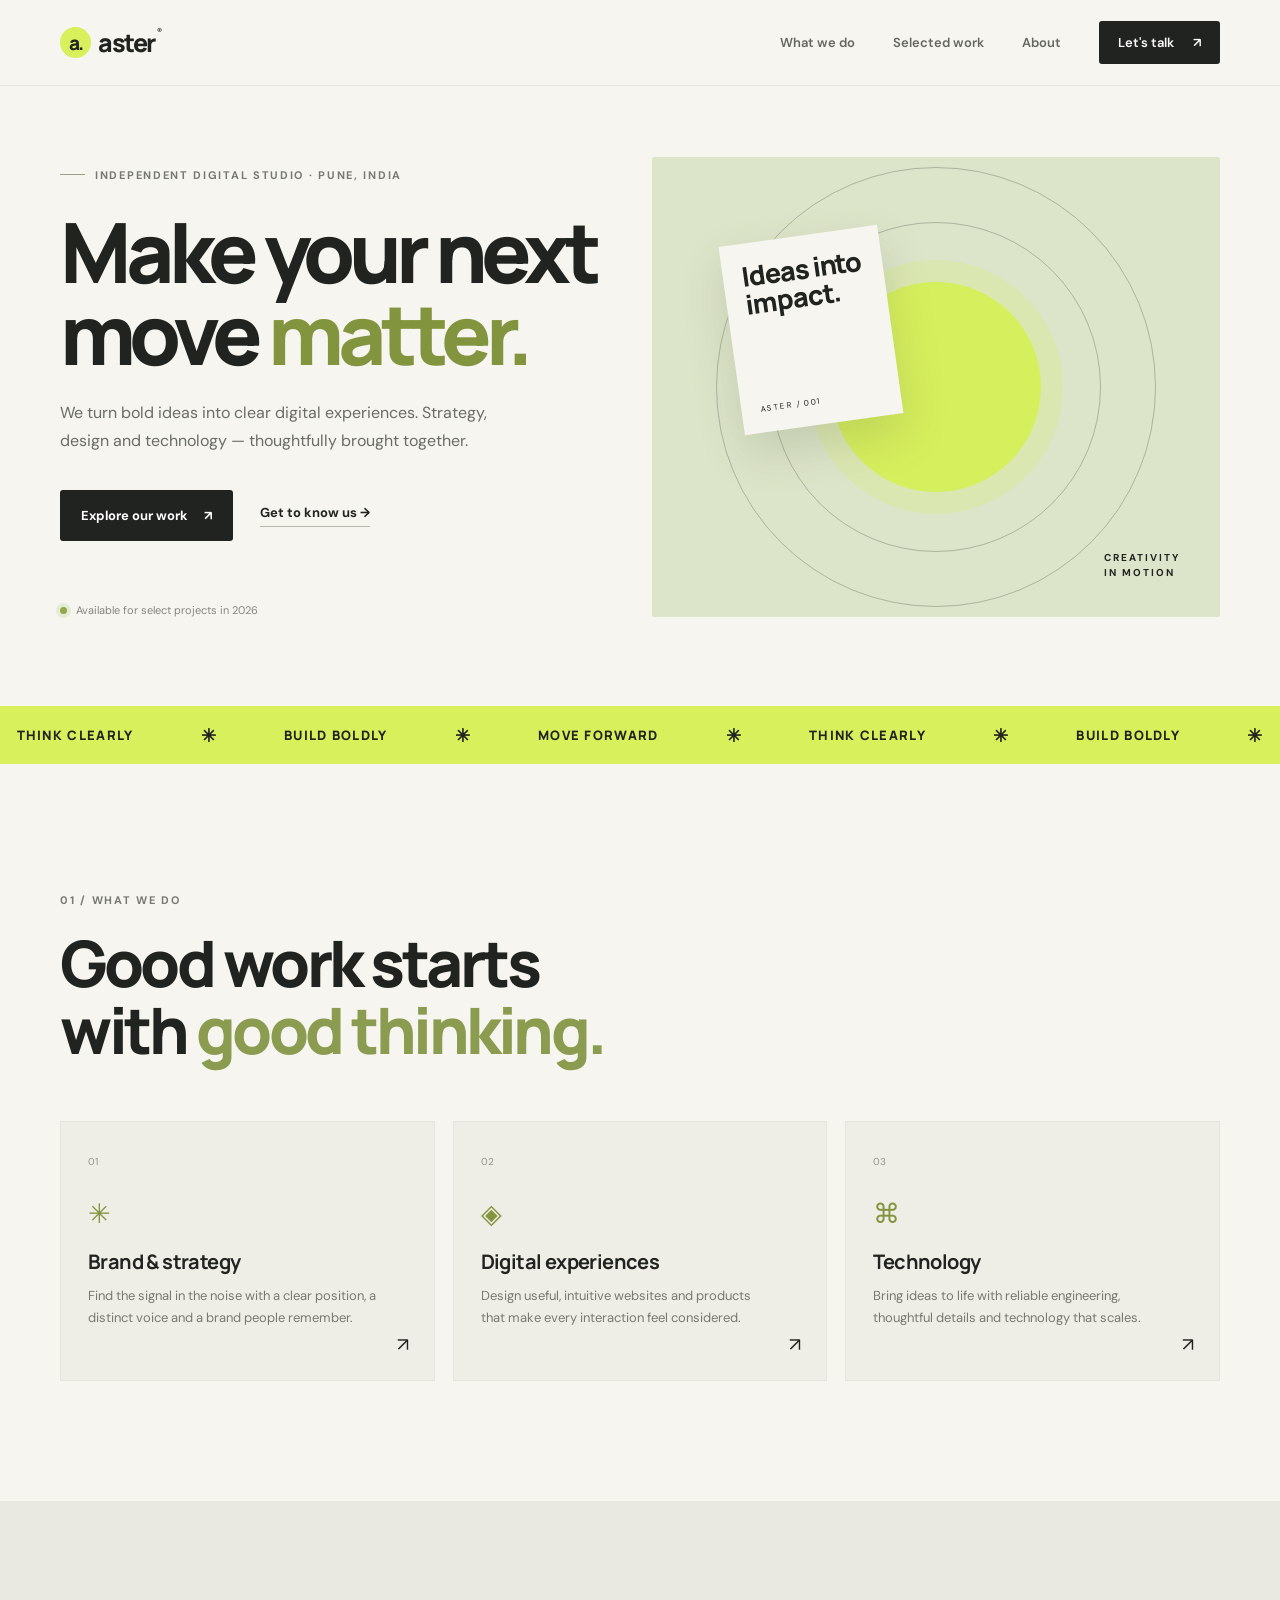
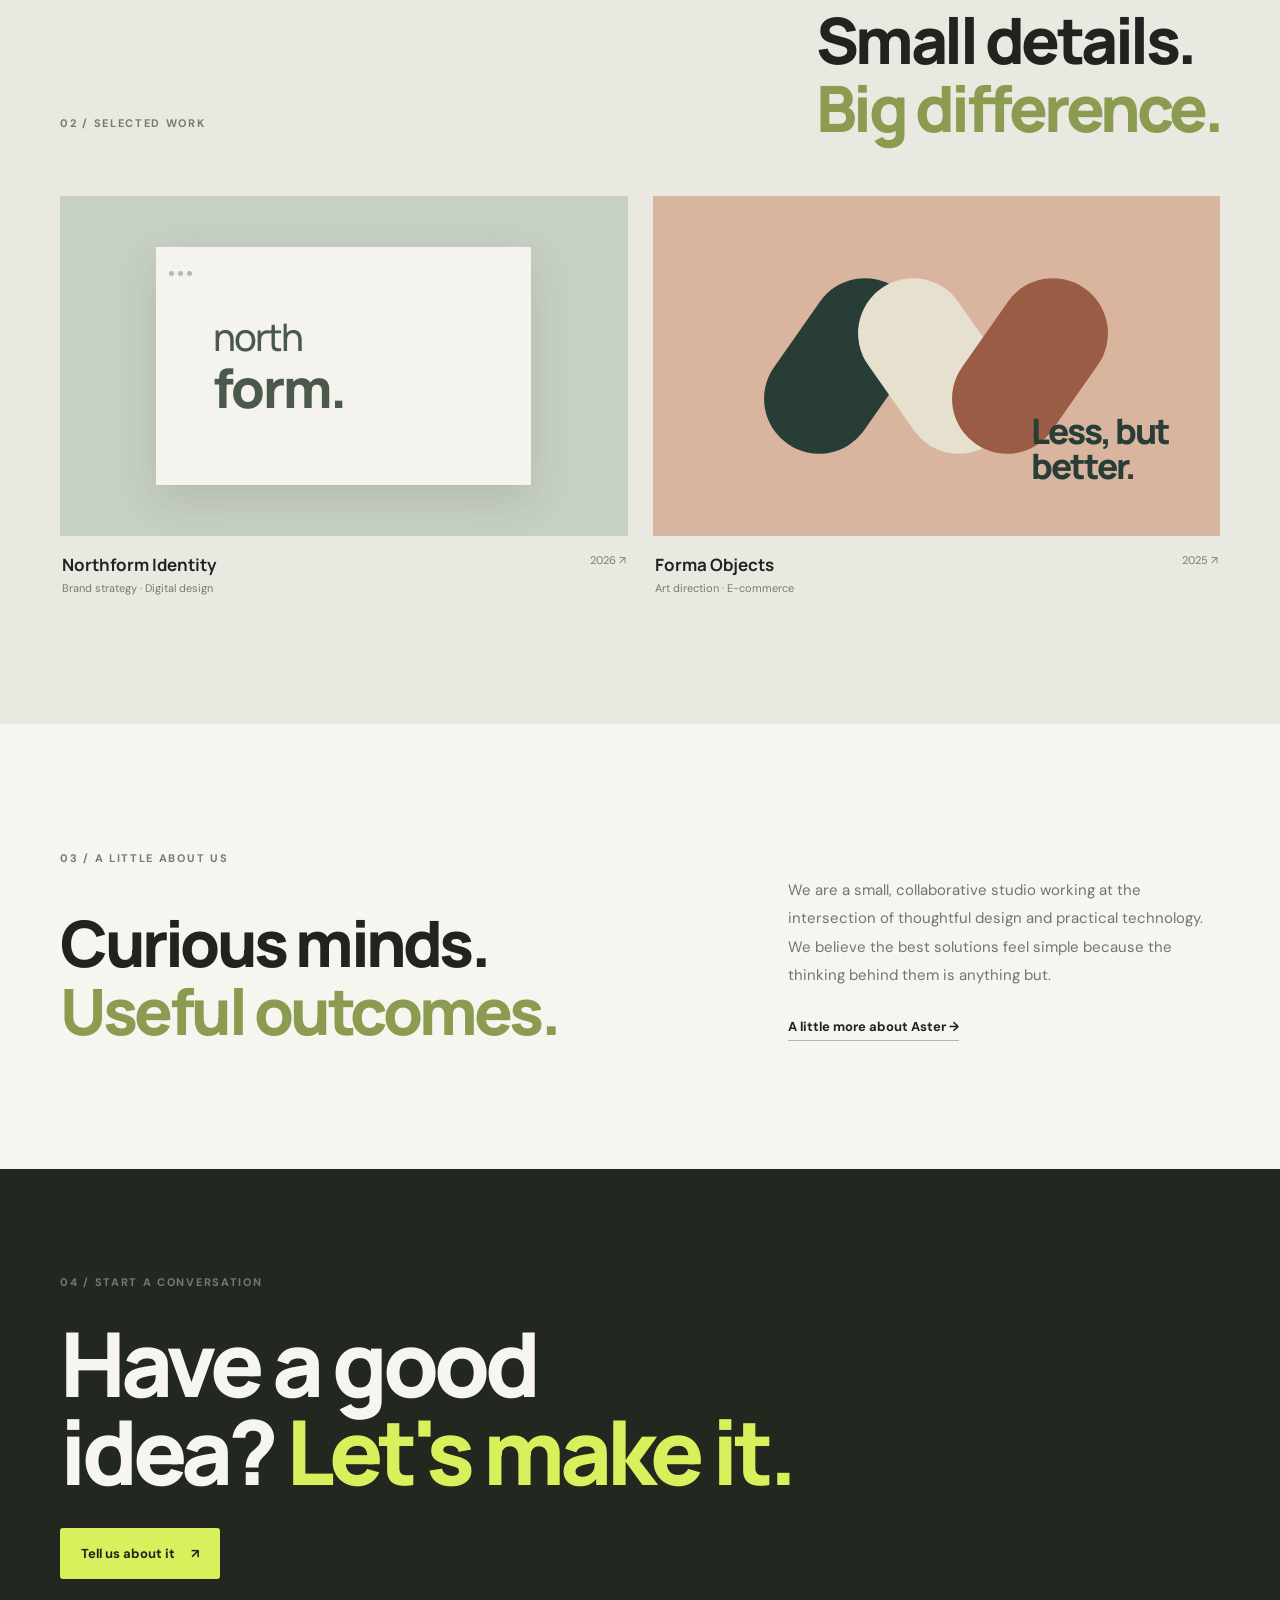
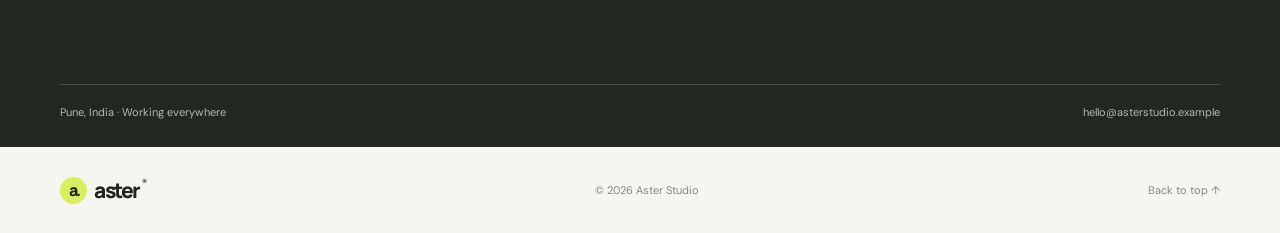
<file: WebDev-L1-LandingPage/index.html>
<!DOCTYPE html>
<html lang="en">
<head>
  <meta charset="UTF-8">
  <meta name="viewport" content="width=device-width, initial-scale=1.0">
  <meta name="description" content="Aster is a modern digital studio helping ambitious teams build meaningful brands and digital experiences.">
  <title>Aster Studio — Make Your Next Move</title>
  <link rel="preconnect" href="https://fonts.googleapis.com">
  <link rel="preconnect" href="https://fonts.gstatic.com" crossorigin>
  <link href="https://fonts.googleapis.com/css2?family=DM+Sans:wght@400;500;600;700&family=Manrope:wght@400;500;600;700;800&display=swap" rel="stylesheet">
  <link rel="stylesheet" href="style.css">
</head>
<body>
  <header class="site-header">
    <nav class="nav container" aria-label="Main navigation">
      <a class="brand" href="#home" aria-label="Aster home"><span class="brand-mark">a.</span>aster<span class="brand-dot">®</span></a>
      <button class="menu-toggle" aria-label="Open navigation" aria-expanded="false"><span></span><span></span></button>
      <div class="nav-links">
        <a href="#services">What we do</a>
        <a href="#work">Selected work</a>
        <a href="#about">About</a>
        <a class="nav-cta" href="#contact">Let's talk <span>↗</span></a>
      </div>
    </nav>
  </header>

  <main>
    <section class="hero container" id="home">
      <div class="hero-copy">
        <p class="eyebrow"><span class="eyebrow-line"></span> Independent digital studio · Pune, India</p>
        <h1>Make your next move <span>matter.</span></h1>
        <p class="hero-text">We turn bold ideas into clear digital experiences. Strategy, design and technology — thoughtfully brought together.</p>
        <div class="hero-actions">
          <a class="button button-dark" href="#work">Explore our work <span>↗</span></a>
          <a class="text-link" href="#about">Get to know us <span>→</span></a>
        </div>
        <div class="hero-note"><span class="note-dot"></span> Available for select projects in 2026</div>
      </div>
      <div class="hero-art" aria-label="Abstract geometric artwork">
        <div class="art-orbit orbit-one"></div>
        <div class="art-orbit orbit-two"></div>
        <div class="art-sun"></div>
        <div class="art-card"><span>Ideas into<br>impact.</span><small>ASTER / 001</small></div>
        <div class="art-caption">CREATIVITY<br>IN MOTION</div>
      </div>
    </section>

    <section class="ticker" aria-label="Our approach">
      <div class="ticker-track"><span>Think clearly</span><i>✳</i><span>Build boldly</span><i>✳</i><span>Move forward</span><i>✳</i><span>Think clearly</span><i>✳</i><span>Build boldly</span><i>✳</i></div>
    </section>

    <section class="section container" id="services">
      <div class="section-heading">
        <p class="eyebrow">01 / What we do</p>
        <h2>Good work starts<br>with <em>good thinking.</em></h2>
      </div>
      <div class="service-grid">
        <article class="service-card"><span class="service-number">01</span><div class="service-icon">✳</div><h3>Brand & strategy</h3><p>Find the signal in the noise with a clear position, a distinct voice and a brand people remember.</p><a href="#contact" aria-label="Discuss brand and strategy">↗</a></article>
        <article class="service-card"><span class="service-number">02</span><div class="service-icon">◈</div><h3>Digital experiences</h3><p>Design useful, intuitive websites and products that make every interaction feel considered.</p><a href="#contact" aria-label="Discuss digital experiences">↗</a></article>
        <article class="service-card"><span class="service-number">03</span><div class="service-icon">⌘</div><h3>Technology</h3><p>Bring ideas to life with reliable engineering, thoughtful details and technology that scales.</p><a href="#contact" aria-label="Discuss technology">↗</a></article>
      </div>
    </section>

    <section class="work-section" id="work">
      <div class="container work-inner">
        <div class="section-heading work-heading"><p class="eyebrow">02 / Selected work</p><h2>Small details.<br><em>Big difference.</em></h2></div>
        <div class="work-grid">
          <article class="work-card work-one"><div class="work-visual visual-one"><div class="visual-window"><span></span><span></span><span></span><div class="window-content">north<br><b>form.</b></div></div></div><div class="work-meta"><div><h3>Northform Identity</h3><p>Brand strategy · Digital design</p></div><span>2026 ↗</span></div></article>
          <article class="work-card work-two"><div class="work-visual visual-two"><div class="shape-stack"><span></span><span></span><span></span></div><p>Less, but<br>better.</p></div><div class="work-meta"><div><h3>Forma Objects</h3><p>Art direction · E-commerce</p></div><span>2025 ↗</span></div></article>
        </div>
      </div>
    </section>

    <section class="about-section container" id="about">
      <p class="eyebrow">03 / A little about us</p>
      <div class="about-content"><h2>Curious minds.<br><em>Useful outcomes.</em></h2><div><p>We are a small, collaborative studio working at the intersection of thoughtful design and practical technology. We believe the best solutions feel simple because the thinking behind them is anything but.</p><a class="text-link" href="#contact">A little more about Aster <span>→</span></a></div></div>
    </section>

    <section class="contact-section" id="contact">
      <div class="container contact-inner"><p class="eyebrow">04 / Start a conversation</p><h2>Have a good<br>idea? <em>Let's make it.</em></h2><a class="button button-light" href="mailto:hello@asterstudio.example">Tell us about it <span>↗</span></a><div class="contact-bottom"><span>Pune, India · Working everywhere</span><span>hello@asterstudio.example</span></div></div>
    </section>
  </main>

  <footer class="footer container"><a class="brand" href="#home"><span class="brand-mark">a.</span>aster<span class="brand-dot">®</span></a><span>© 2026 Aster Studio</span><a href="#home">Back to top ↑</a></footer>
  <script src="script.js"></script>
</body>
</html>
</file>
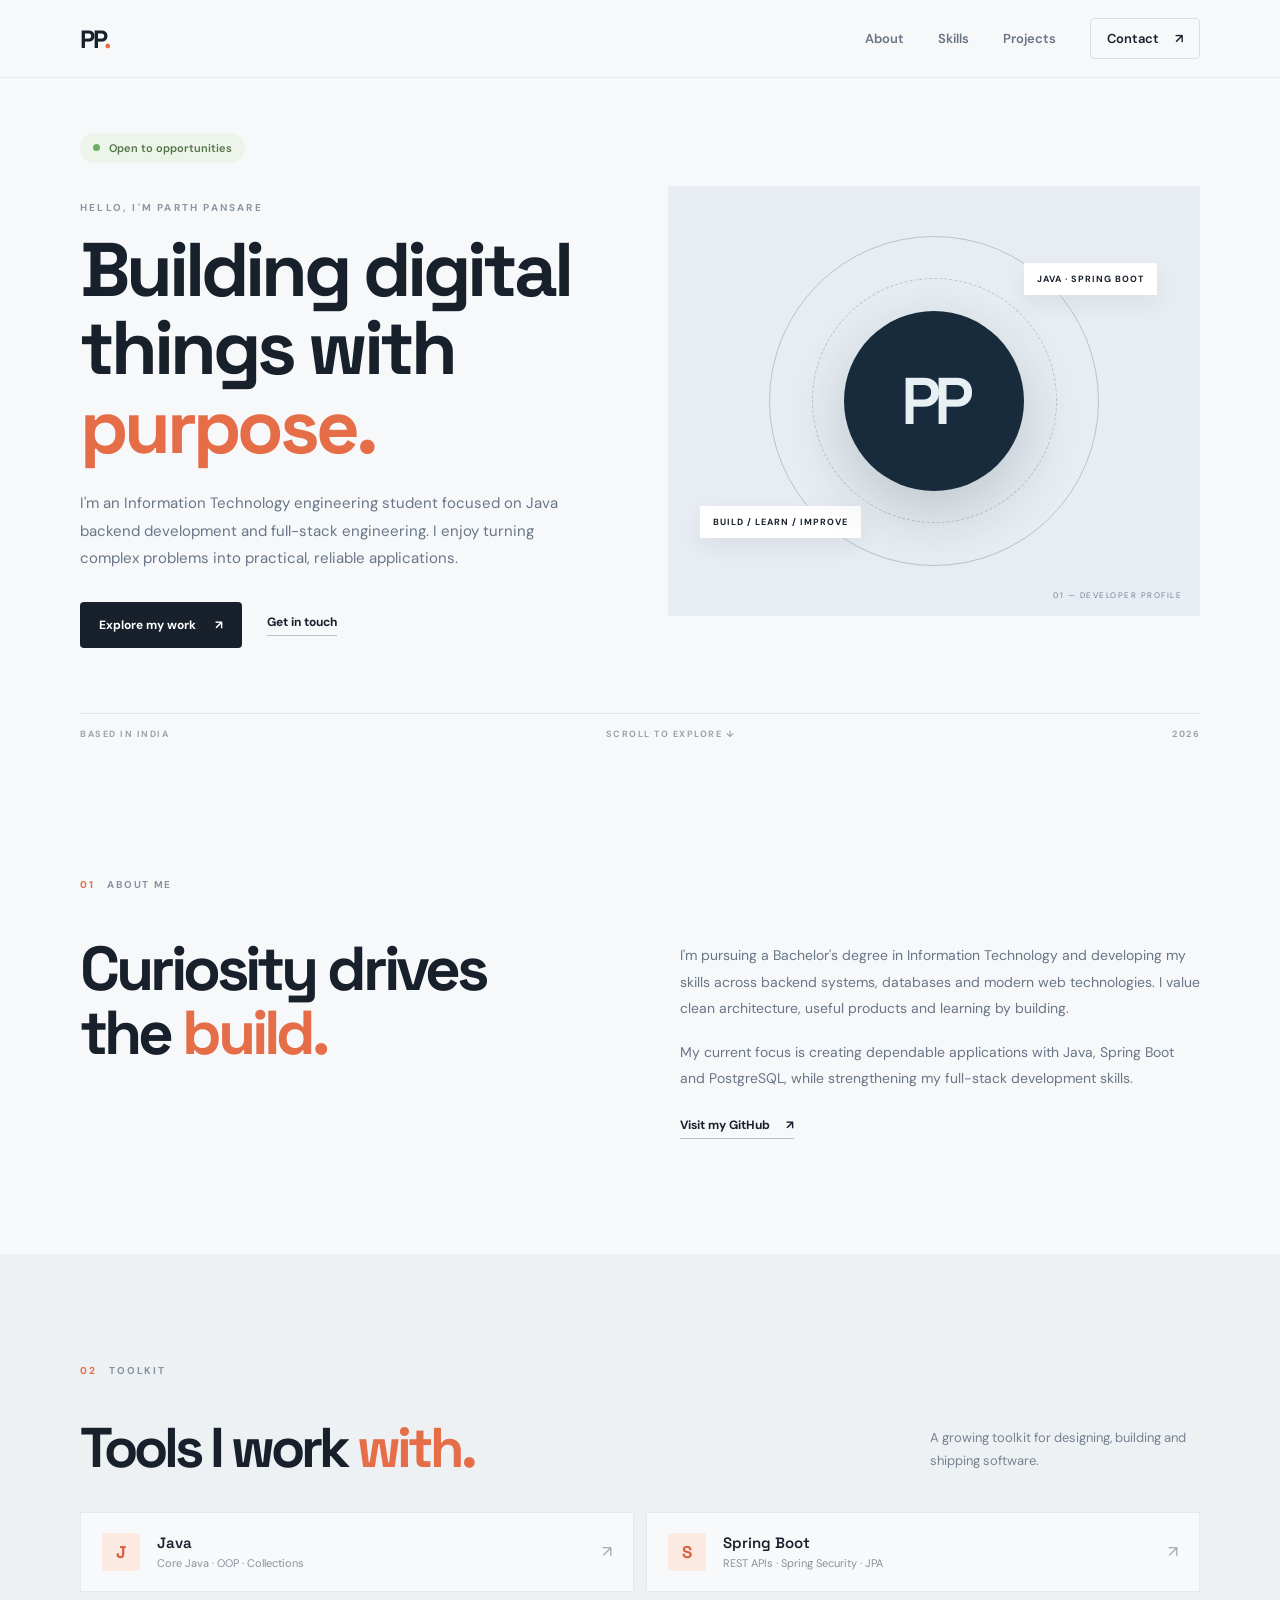
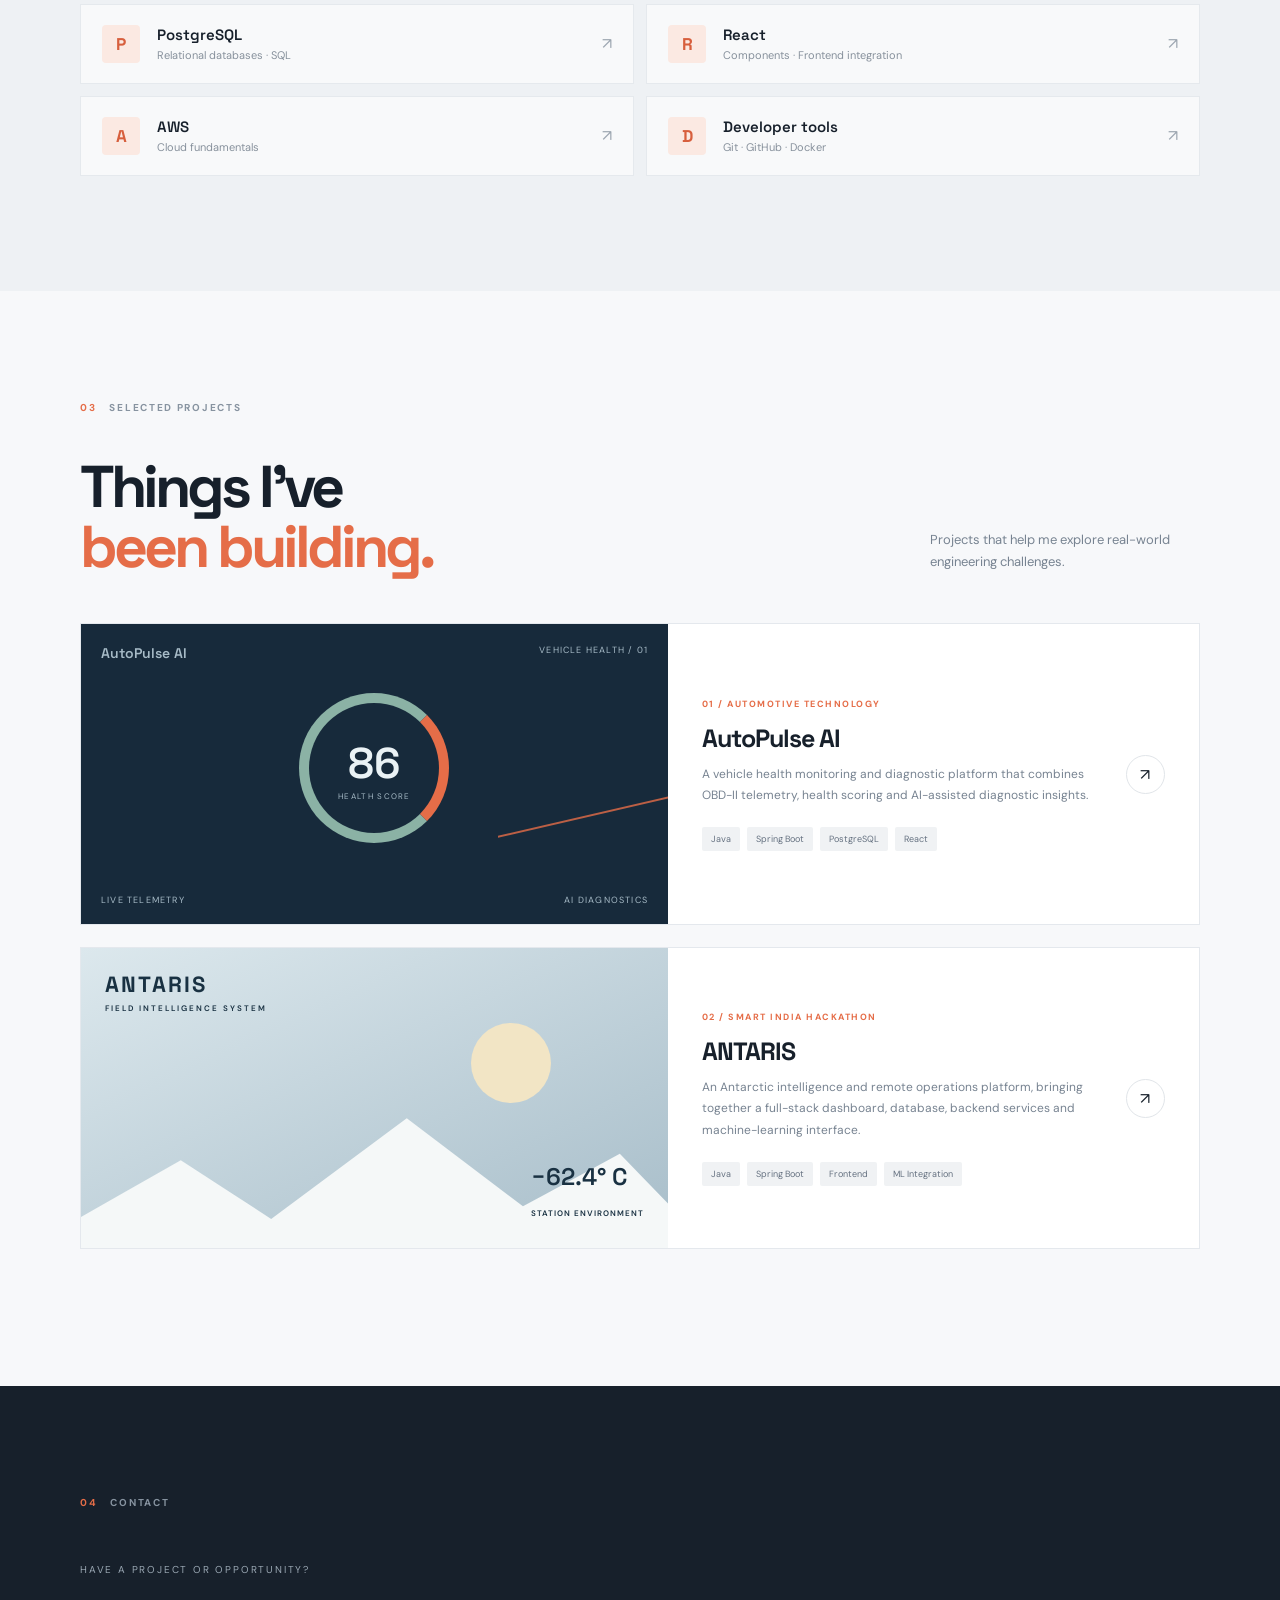
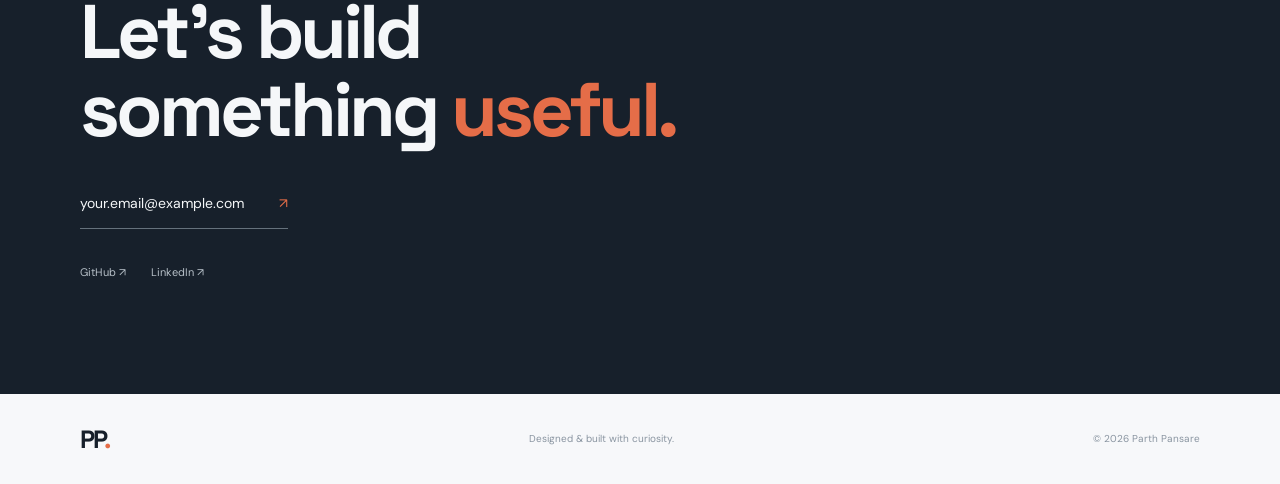
<file: WebDev-L1-PersonalPortfolio/index.html>
<!DOCTYPE html>
<html lang="en">
<head>
  <meta charset="UTF-8">
  <meta name="viewport" content="width=device-width, initial-scale=1.0">
  <meta name="description" content="Portfolio of Parth Pansare, IT engineering student and aspiring full-stack developer.">
  <title>Parth Pansare — Developer Portfolio</title>
  <link rel="preconnect" href="https://fonts.googleapis.com">
  <link rel="preconnect" href="https://fonts.gstatic.com" crossorigin>
  <link href="https://fonts.googleapis.com/css2?family=DM+Sans:wght@400;500;600;700&family=Space+Grotesk:wght@400;500;600;700&display=swap" rel="stylesheet">
  <link rel="stylesheet" href="style.css">
</head>
<body>
  <header class="header">
    <nav class="nav shell" aria-label="Main navigation">
      <a class="logo" href="#home">PP<span>.</span></a>
      <button class="nav-toggle" aria-label="Toggle navigation" aria-expanded="false"><span></span><span></span></button>
      <div class="nav-menu">
        <a href="#about">About</a>
        <a href="#skills">Skills</a>
        <a href="#projects">Projects</a>
        <a href="#contact" class="nav-contact">Contact <span>↗</span></a>
      </div>
    </nav>
  </header>

  <main>
    <section class="hero shell" id="home">
      <div class="hero-main">
        <div class="availability"><span></span> Open to opportunities</div>
        <p class="intro">HELLO, I'M PARTH PANSARE</p>
        <h1>Building digital<br>things with <span>purpose.</span></h1>
        <p class="hero-description">I'm an Information Technology engineering student focused on Java backend development and full-stack engineering. I enjoy turning complex problems into practical, reliable applications.</p>
        <div class="hero-buttons"><a class="primary-button" href="#projects">Explore my work <span>↗</span></a><a class="secondary-button" href="#contact">Get in touch</a></div>
      </div>
      <div class="profile-panel">
        <div class="profile-orbit orbit-a"></div><div class="profile-orbit orbit-b"></div>
        <div class="profile-initials">PP</div>
        <div class="profile-tag tag-top">JAVA · SPRING BOOT</div>
        <div class="profile-tag tag-bottom">BUILD / LEARN / IMPROVE</div>
        <div class="profile-index">01 — DEVELOPER PROFILE</div>
      </div>
      <div class="hero-bottom"><span>BASED IN INDIA</span><span>SCROLL TO EXPLORE ↓</span><span>2026</span></div>
    </section>

    <section class="about section shell" id="about">
      <div class="section-label"><span>01</span> ABOUT ME</div>
      <div class="about-grid"><h2>Curiosity drives<br>the <span>build.</span></h2><div><p>I'm pursuing a Bachelor's degree in Information Technology and developing my skills across backend systems, databases and modern web technologies. I value clean architecture, useful products and learning by building.</p><p>My current focus is creating dependable applications with Java, Spring Boot and PostgreSQL, while strengthening my full-stack development skills.</p><a class="inline-link" href="https://github.com/Parth-Pansare" target="_blank" rel="noreferrer">Visit my GitHub <span>↗</span></a></div></div>
    </section>

    <section class="skills section" id="skills">
      <div class="shell">
        <div class="section-label"><span>02</span> TOOLKIT</div>
        <div class="skills-heading"><h2>Tools I work <span>with.</span></h2><p>A growing toolkit for designing, building and shipping software.</p></div>
        <div class="skills-grid">
          <div class="skill"><span class="skill-symbol">J</span><div><h3>Java</h3><p>Core Java · OOP · Collections</p></div><span class="skill-arrow">↗</span></div>
          <div class="skill"><span class="skill-symbol">S</span><div><h3>Spring Boot</h3><p>REST APIs · Spring Security · JPA</p></div><span class="skill-arrow">↗</span></div>
          <div class="skill"><span class="skill-symbol">P</span><div><h3>PostgreSQL</h3><p>Relational databases · SQL</p></div><span class="skill-arrow">↗</span></div>
          <div class="skill"><span class="skill-symbol">R</span><div><h3>React</h3><p>Components · Frontend integration</p></div><span class="skill-arrow">↗</span></div>
          <div class="skill"><span class="skill-symbol">A</span><div><h3>AWS</h3><p>Cloud fundamentals</p></div><span class="skill-arrow">↗</span></div>
          <div class="skill"><span class="skill-symbol">D</span><div><h3>Developer tools</h3><p>Git · GitHub · Docker</p></div><span class="skill-arrow">↗</span></div>
        </div>
      </div>
    </section>

    <section class="projects section shell" id="projects">
      <div class="section-label"><span>03</span> SELECTED PROJECTS</div>
      <div class="projects-heading"><h2>Things I've<br><span>been building.</span></h2><p>Projects that help me explore real-world engineering challenges.</p></div>
      <article class="project-card">
        <div class="project-art autopulse"><div class="dashboard-top"><span>AutoPulse AI</span><span>VEHICLE HEALTH / 01</span></div><div class="health-ring"><strong>86</strong><small>HEALTH SCORE</small></div><div class="chart-line"></div><div class="dashboard-foot"><span>LIVE TELEMETRY</span><span>AI DIAGNOSTICS</span></div></div>
        <div class="project-info"><div><p class="project-type">01 / AUTOMOTIVE TECHNOLOGY</p><h3>AutoPulse AI</h3><p>A vehicle health monitoring and diagnostic platform that combines OBD-II telemetry, health scoring and AI-assisted diagnostic insights.</p><div class="tags"><span>Java</span><span>Spring Boot</span><span>PostgreSQL</span><span>React</span></div></div><a class="project-link" href="#contact" aria-label="Ask about AutoPulse AI">↗</a></div>
      </article>
      <article class="project-card">
        <div class="project-art antaris"><div class="antarctic-label">ANTARIS<span>FIELD INTELLIGENCE SYSTEM</span></div><div class="antarctic-sun"></div><div class="antarctic-mountain"></div><div class="antarctic-data">−62.4° C<br><small>STATION ENVIRONMENT</small></div></div>
        <div class="project-info"><div><p class="project-type">02 / SMART INDIA HACKATHON</p><h3>ANTARIS</h3><p>An Antarctic intelligence and remote operations platform, bringing together a full-stack dashboard, database, backend services and machine-learning interface.</p><div class="tags"><span>Java</span><span>Spring Boot</span><span>Frontend</span><span>ML Integration</span></div></div><a class="project-link" href="https://github.com/Parth-Pansare/ANTARIS" target="_blank" rel="noreferrer" aria-label="View ANTARIS on GitHub">↗</a></div>
      </article>
    </section>

    <section class="contact section" id="contact">
      <div class="shell contact-inner"><div class="section-label"><span>04</span> CONTACT</div><p class="contact-kicker">HAVE A PROJECT OR OPPORTUNITY?</p><h2>Let's build<br>something <span>useful.</span></h2><a class="contact-button" href="mailto:your.email@example.com">your.email@example.com <span>↗</span></a><div class="social-links"><a href="https://github.com/Parth-Pansare" target="_blank" rel="noreferrer">GitHub ↗</a><a href="https://www.linkedin.com/" target="_blank" rel="noreferrer">LinkedIn ↗</a></div></div>
    </section>
  </main>
  <footer class="footer shell"><a class="logo" href="#home">PP<span>.</span></a><span>Designed & built with curiosity.</span><span>© 2026 Parth Pansare</span></footer>
  <script src="script.js"></script>
</body>
</html>
</file>
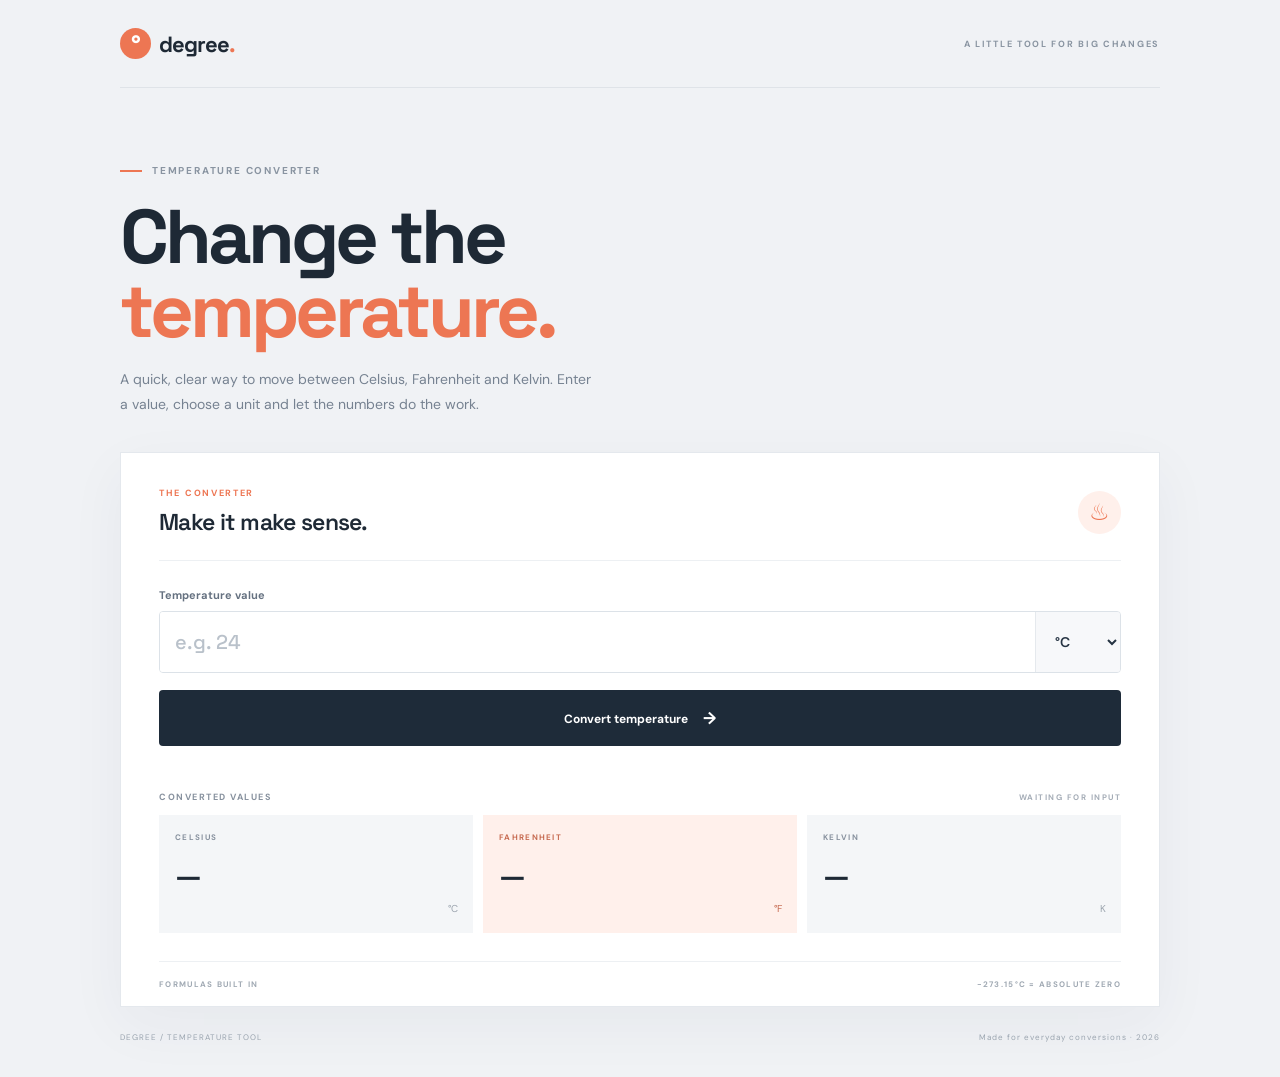
<file: WebDev-L1-TemperatureConverter/index.html>
<!DOCTYPE html>
<html lang="en">
<head>
  <meta charset="UTF-8">
  <meta name="viewport" content="width=device-width, initial-scale=1.0">
  <meta name="description" content="A simple temperature converter for Celsius, Fahrenheit and Kelvin.">
  <title>Degree — Temperature Converter</title>
  <link rel="preconnect" href="https://fonts.googleapis.com">
  <link rel="preconnect" href="https://fonts.gstatic.com" crossorigin>
  <link href="https://fonts.googleapis.com/css2?family=DM+Sans:wght@400;500;600;700&family=Space+Grotesk:wght@400;500;600;700&display=swap" rel="stylesheet">
  <link rel="stylesheet" href="style.css">
</head>
<body>
  <main class="page">
    <header class="topbar">
      <a class="brand" href="#" aria-label="Degree home"><span class="brand-icon">°</span>degree<span class="brand-period">.</span></a>
      <span class="top-note">A LITTLE TOOL FOR BIG CHANGES</span>
    </header>

    <section class="intro">
      <p class="eyebrow"><span></span> TEMPERATURE CONVERTER</p>
      <h1>Change the<br><em>temperature.</em></h1>
      <p class="intro-copy">A quick, clear way to move between Celsius, Fahrenheit and Kelvin. Enter a value, choose a unit and let the numbers do the work.</p>
    </section>

    <section class="converter-card" aria-labelledby="converter-title">
      <div class="card-heading"><div><p class="card-kicker">THE CONVERTER</p><h2 id="converter-title">Make it make sense.</h2></div><div class="thermometer">♨</div></div>
      <form id="converter-form" novalidate>
        <div class="input-row">
          <label for="temperature">Temperature value</label>
          <div class="field-wrap"><input id="temperature" name="temperature" type="number" step="any" inputmode="decimal" placeholder="e.g. 24" autocomplete="off"><select id="unit" name="unit" aria-label="Input temperature unit"><option value="C">°C</option><option value="F">°F</option><option value="K">K</option></select></div>
        </div>
        <button class="convert-button" type="submit">Convert temperature <span>→</span></button>
        <p class="error-message" id="error-message" role="alert" aria-live="polite"></p>
      </form>
      <div class="results" aria-live="polite">
        <div class="results-heading"><span>CONVERTED VALUES</span><span class="result-status" id="result-status">WAITING FOR INPUT</span></div>
        <div class="result-grid">
          <article class="result-box"><span class="unit-name">CELSIUS</span><strong id="celsius-result">—</strong><small>°C</small></article>
          <article class="result-box featured"><span class="unit-name">FAHRENHEIT</span><strong id="fahrenheit-result">—</strong><small>°F</small></article>
          <article class="result-box"><span class="unit-name">KELVIN</span><strong id="kelvin-result">—</strong><small>K</small></article>
        </div>
      </div>
      <div class="card-footer"><span>FORMULAS BUILT IN</span><span>−273.15°C = ABSOLUTE ZERO</span></div>
    </section>

    <footer class="footer"><span>DEGREE / TEMPERATURE TOOL</span><span>Made for everyday conversions · 2026</span></footer>
  </main>
  <script src="script.js"></script>
</body>
</html>
</file>
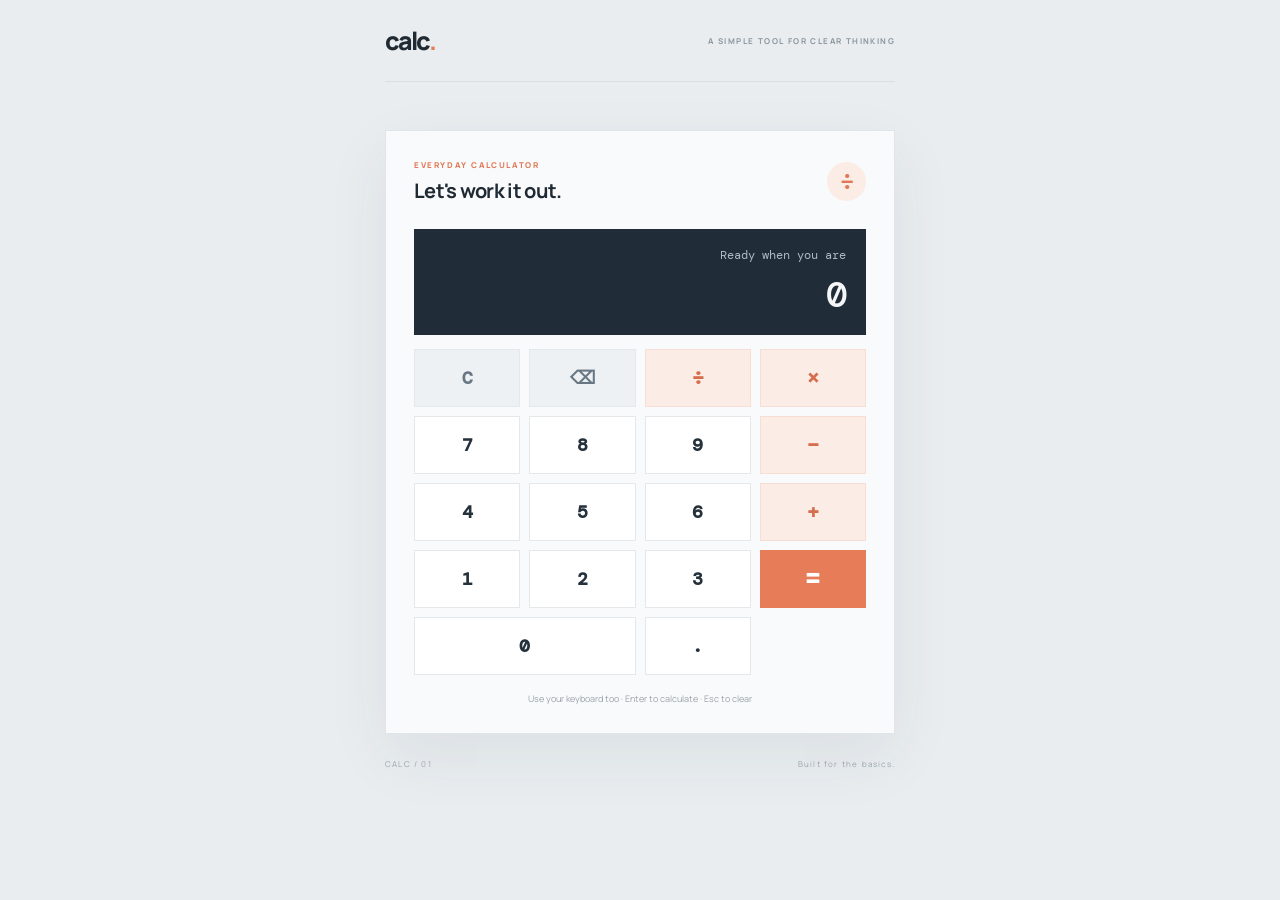
<file: WebDev-L2-Calculator/index.html>
<!DOCTYPE html>
<html lang="en">
<head>
  <meta charset="UTF-8">
  <meta name="viewport" content="width=device-width, initial-scale=1.0">
  <title>Calc — Everyday Calculator</title>
  <link rel="preconnect" href="https://fonts.googleapis.com">
  <link rel="preconnect" href="https://fonts.gstatic.com" crossorigin>
  <link href="https://fonts.googleapis.com/css2?family=DM+Mono:wght@400;500&family=Manrope:wght@400;500;600;700;800&display=swap" rel="stylesheet">
  <link rel="stylesheet" href="style.css">
</head>
<body>
  <main class="app">
    <header class="topbar"><a class="brand" href="#">calc<span>.</span></a><span class="top-label">A SIMPLE TOOL FOR CLEAR THINKING</span></header>
    <section class="calculator" aria-label="Calculator">
      <div class="calculator-heading"><div><p>EVERYDAY CALCULATOR</p><h1>Let's work it out.</h1></div><span class="calculator-mark">÷</span></div>
      <div class="display" aria-live="polite">
        <div class="expression" id="expression">Ready when you are</div>
        <div class="result" id="display">0</div>
      </div>
      <div class="keypad">
        <button class="key utility" data-action="clear">C</button>
        <button class="key utility" data-action="backspace" aria-label="Backspace">⌫</button>
        <button class="key operator" data-value="÷">÷</button>
        <button class="key operator" data-value="×">×</button>
        <button class="key" data-value="7">7</button>
        <button class="key" data-value="8">8</button>
        <button class="key" data-value="9">9</button>
        <button class="key operator" data-value="−">−</button>
        <button class="key" data-value="4">4</button>
        <button class="key" data-value="5">5</button>
        <button class="key" data-value="6">6</button>
        <button class="key operator" data-value="+">+</button>
        <button class="key" data-value="1">1</button>
        <button class="key" data-value="2">2</button>
        <button class="key" data-value="3">3</button>
        <button class="key equals" data-action="equals">=</button>
        <button class="key zero" data-value="0">0</button>
        <button class="key" data-value=".">.</button>
      </div>
      <p class="hint">Use your keyboard too · Enter to calculate · Esc to clear</p>
    </section>
    <footer class="footer"><span>CALC / 01</span><span>Built for the basics.</span></footer>
  </main>
  <script src="script.js"></script>
</body>
</html>
</file>
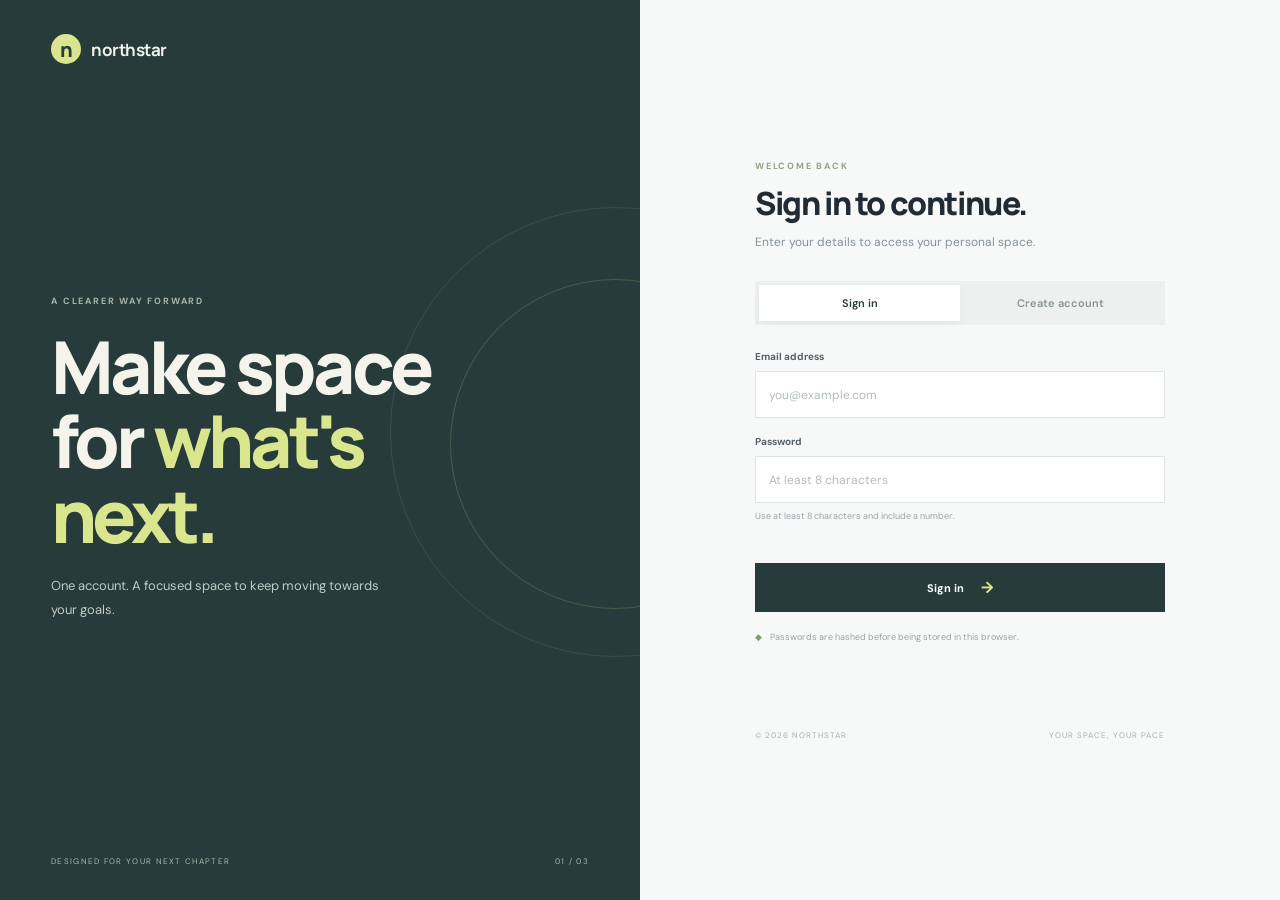
<file: WebDev-L2-LoginAuthentication/index.html>
<!DOCTYPE html>
<html lang="en">
<head>
  <meta charset="UTF-8">
  <meta name="viewport" content="width=device-width, initial-scale=1.0">
  <title>Northstar — Account Access</title>
  <link rel="preconnect" href="https://fonts.googleapis.com">
  <link rel="preconnect" href="https://fonts.gstatic.com" crossorigin>
  <link href="https://fonts.googleapis.com/css2?family=DM+Sans:wght@400;500;600;700&family=Manrope:wght@400;500;600;700;800&display=swap" rel="stylesheet">
  <link rel="stylesheet" href="style.css">
</head>
<body>
  <main class="layout">
    <section class="visual-panel">
      <a class="brand" href="#"><span class="brand-symbol">n</span>northstar</a>
      <div class="visual-copy"><p class="eyebrow">A CLEARER WAY FORWARD</p><h1>Make space<br>for <em>what's next.</em></h1><p>One account. A focused space to keep moving towards your goals.</p></div>
      <div class="visual-bottom"><span>DESIGNED FOR YOUR NEXT CHAPTER</span><span>01 / 03</span></div>
      <div class="visual-shape shape-one"></div><div class="visual-shape shape-two"></div>
    </section>

    <section class="auth-panel">
      <div class="auth-content">
        <div class="mobile-brand"><span class="brand-symbol">n</span>northstar</div>
        <div id="auth-view">
          <div class="form-heading"><p class="eyebrow">WELCOME BACK</p><h2 id="form-title">Sign in to continue.</h2><p id="form-subtitle">Enter your details to access your personal space.</p></div>
          <div class="tab-switch" role="tablist" aria-label="Account access"><button class="tab active" id="login-tab" type="button" role="tab" aria-selected="true">Sign in</button><button class="tab" id="register-tab" type="button" role="tab" aria-selected="false">Create account</button></div>
          <form id="auth-form" novalidate>
            <div class="field" id="name-field" hidden><label for="name">Your name</label><input id="name" name="name" type="text" autocomplete="name" placeholder="Your name"></div>
            <div class="field"><label for="email">Email address</label><input id="email" name="email" type="email" autocomplete="username" placeholder="you@example.com" required></div>
            <div class="field"><label for="password">Password</label><input id="password" name="password" type="password" autocomplete="current-password" placeholder="At least 8 characters" required><span class="field-hint" id="password-hint">Use at least 8 characters and include a number.</span></div>
            <p class="form-message" id="form-message" role="alert" aria-live="polite"></p>
            <button class="submit-button" id="submit-button" type="submit">Sign in <span>→</span></button>
          </form>
          <p class="security-note"><span>◆</span> Passwords are hashed before being stored in this browser.</p>
        </div>

        <div id="dashboard-view" hidden>
          <p class="eyebrow">YOUR PERSONAL SPACE</p>
          <h2 class="dashboard-title">You're signed in.</h2>
          <p class="dashboard-copy">Welcome to your Northstar dashboard. Your session is active on this device.</p>
          <div class="account-card"><span class="account-label">SIGNED IN AS</span><strong id="account-name"></strong><span id="account-email"></span></div>
          <button class="submit-button" id="logout-button" type="button">Sign out <span>→</span></button>
        </div>
        <footer class="auth-footer"><span>© 2026 NORTHSTAR</span><span>YOUR SPACE, YOUR PACE</span></footer>
      </div>
    </section>
  </main>
  <script src="script.js"></script>
</body>
</html>
</file>
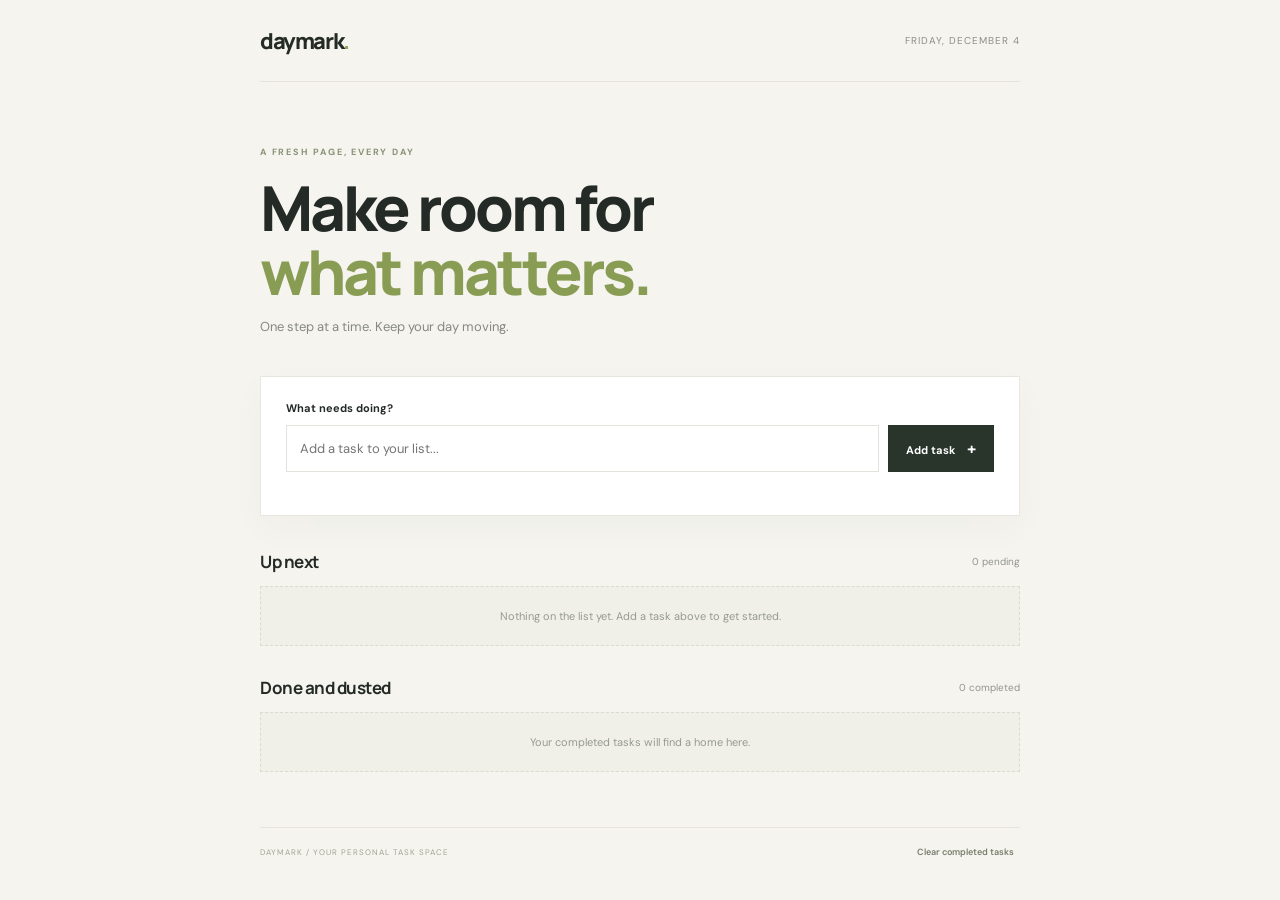
<file: WebDev-L2-TodoWebApp/index.html>
<!DOCTYPE html>
<html lang="en">
<head>
  <meta charset="UTF-8">
  <meta name="viewport" content="width=device-width, initial-scale=1.0">
  <title>Daymark — A calmer to-do list</title>
  <link rel="preconnect" href="https://fonts.googleapis.com">
  <link rel="preconnect" href="https://fonts.gstatic.com" crossorigin>
  <link href="https://fonts.googleapis.com/css2?family=DM+Sans:wght@400;500;600;700&family=Manrope:wght@400;500;600;700;800&display=swap" rel="stylesheet">
  <link rel="stylesheet" href="style.css">
</head>
<body>
  <main class="app">
    <header class="header"><a class="brand" href="#">daymark<span>.</span></a><span class="date-label" id="today-label"></span></header>
    <section class="welcome"><p class="eyebrow">A FRESH PAGE, EVERY DAY</p><h1>Make room for<br><em>what matters.</em></h1><p>One step at a time. Keep your day moving.</p></section>
    <section class="task-entry">
      <form id="task-form"><label for="task-input">What needs doing?</label><div class="entry-row"><input id="task-input" type="text" maxlength="140" placeholder="Add a task to your list..." autocomplete="off"><button type="submit">Add task <span>+</span></button></div><p class="form-error" id="form-error" aria-live="polite"></p></form>
    </section>
    <section class="lists">
      <div class="list-section"><div class="list-heading"><h2>Up next</h2><span class="count" id="pending-count">0 pending</span></div><div class="task-list" id="pending-list"></div></div>
      <div class="list-section completed-section"><div class="list-heading"><h2>Done and dusted</h2><span class="count" id="completed-count">0 completed</span></div><div class="task-list" id="completed-list"></div></div>
    </section>
    <footer class="footer"><span>DAYMARK / YOUR PERSONAL TASK SPACE</span><button id="clear-completed" type="button">Clear completed tasks</button></footer>
  </main>
  <script src="script.js"></script>
</body>
</html>
</file>
<file: WebDev-L1-LandingPage/style.css>
*{box-sizing:border-box}html{scroll-behavior:smooth}body{margin:0;background:#f6f5f0;color:#20231f;font-family:"DM Sans",sans-serif}a{color:inherit;text-decoration:none}.container{width:min(1160px,calc(100% - 64px));margin:auto}.site-header{height:86px;border-bottom:1px solid #e5e3dc;background:#f6f5f0;position:sticky;top:0;z-index:10}.nav{height:100%;display:flex;align-items:center;justify-content:space-between}.brand{font:800 25px Manrope,sans-serif;letter-spacing:-1.5px;display:flex;align-items:center;gap:7px}.brand-mark{display:grid;place-items:center;width:31px;height:31px;border-radius:50%;background:#d7f05b;font-size:19px;letter-spacing:-2px}.brand-dot{font:500 10px "DM Sans";align-self:flex-start;margin-left:-5px}.nav-links{display:flex;align-items:center;gap:38px;font-size:13px;font-weight:600}.nav-links>a:not(.nav-cta){color:#64675f;transition:color .2s}.nav-links>a:hover{color:#20231f}.nav-cta{background:#20231f;color:white;padding:13px 19px;border-radius:3px}.nav-cta span,.button span{margin-left:16px}.menu-toggle{display:none;border:0;background:none}.hero{min-height:620px;display:grid;grid-template-columns:1.02fr .98fr;align-items:center;padding-top:54px;padding-bottom:72px}.eyebrow{font-size:11px;text-transform:uppercase;letter-spacing:1.7px;font-weight:700;color:#777a70;display:flex;align-items:center;gap:10px}.eyebrow-line{width:25px;height:1px;background:#9ba08b}.hero h1{font:800 clamp(52px,6.5vw,88px)/.99 Manrope,sans-serif;letter-spacing:-6px;max-width:620px;margin:28px 0 24px}.hero h1 span{color:#82943e}.hero-text{max-width:430px;color:#696d63;font-size:16px;line-height:1.8}.hero-actions{display:flex;align-items:center;gap:27px;margin-top:34px}.button{display:inline-flex;align-items:center;padding:17px 21px;font-size:13px;font-weight:700;border-radius:3px;transition:transform .2s}.button:hover{transform:translateY(-3px)}.button-dark{background:#20231f;color:white}.text-link{font-size:13px;font-weight:700;border-bottom:1px solid #b4b7aa;padding-bottom:5px}.hero-note{margin-top:62px;font-size:11px;color:#85887f;display:flex;align-items:center;gap:9px}.note-dot{width:7px;height:7px;background:#91a94a;border-radius:50%;box-shadow:0 0 0 4px #e6ebd7}.hero-art{height:460px;position:relative;background:#dce4c9;overflow:hidden;border-radius:2px}.art-orbit{position:absolute;border:1px solid rgba(32,35,31,.25);border-radius:50%;width:440px;height:440px;left:50%;top:50%;transform:translate(-50%,-50%)}.orbit-two{width:330px;height:330px}.art-sun{position:absolute;width:210px;height:210px;border-radius:50%;background:#d6ef5c;left:50%;top:50%;transform:translate(-50%,-50%);box-shadow:0 0 0 22px rgba(214,239,92,.22)}.art-card{position:absolute;left:14%;top:17%;width:160px;height:190px;background:#f6f5f0;display:flex;flex-direction:column;justify-content:space-between;padding:19px;transform:rotate(-8deg);box-shadow:0 20px 45px #65704a33}.art-card span{font:800 27px/1.05 Manrope;letter-spacing:-1px}.art-card small{font-size:8px;letter-spacing:1.5px}.art-caption{position:absolute;right:7%;bottom:8%;font:700 10px/1.5 "DM Sans";letter-spacing:2px}.ticker{background:#d7f05b;overflow:hidden;padding:17px 0}.ticker-track{display:flex;justify-content:space-around;align-items:center;gap:34px;white-space:nowrap;font:800 13px Manrope;text-transform:uppercase;letter-spacing:1.3px}.ticker i{font-style:normal;font-size:18px}.section{padding-top:118px;padding-bottom:120px}.section-heading h2,.about-content h2{font:800 clamp(42px,5vw,64px)/1.05 Manrope;letter-spacing:-3.5px;margin:22px 0 0}.section-heading h2 em,.about-content h2 em,.contact-inner h2 em{font-style:normal;color:#8b9b4f}.service-grid{display:grid;grid-template-columns:repeat(3,1fr);gap:18px;margin-top:58px}.service-card{position:relative;min-height:260px;background:#eeede6;padding:27px 27px 25px;border:1px solid #e6e4dc}.service-number{font-size:10px;color:#92958b}.service-icon{font-size:27px;margin-top:26px;color:#82943e}.service-card h3{font:700 20px Manrope;letter-spacing:-.6px;margin:17px 0 10px}.service-card p{font-size:13px;line-height:1.7;color:#777a70;max-width:290px;margin:0}.service-card>a{position:absolute;right:25px;bottom:23px;font-size:19px}.work-section{background:#e9e9e1;padding:105px 0 112px}.work-heading{display:flex;align-items:flex-end;justify-content:space-between}.work-heading h2{margin:0}.work-grid{display:grid;grid-template-columns:1fr 1fr;gap:25px;margin-top:55px}.work-visual{height:340px;display:grid;place-items:center;overflow:hidden}.visual-one{background:#c7d0c4}.visual-window{width:66%;height:70%;background:#f5f3ed;box-shadow:0 15px 40px #3332;padding:13px;position:relative}.visual-window>span{display:inline-block;width:5px;height:5px;border-radius:50%;background:#b7b8ac;margin-right:4px}.window-content{position:absolute;left:15%;top:29%;font:500 38px/1.1 Manrope;color:#4b594c;letter-spacing:-2px}.window-content b{font-weight:800;font-size:54px}.visual-two{background:#d9b5a0;position:relative}.shape-stack{position:absolute;display:flex;align-items:center;justify-content:center}.shape-stack span{width:110px;height:190px;border-radius:100px;background:#293d37;transform:rotate(35deg);margin:-8px}.shape-stack span:nth-child(2){background:#e6e1cf;transform:rotate(-35deg)}.shape-stack span:nth-child(3){background:#9b5c45}.visual-two p{position:absolute;right:9%;bottom:5%;font:800 35px/1 Manrope;letter-spacing:-2px;color:#293d37}.work-meta{display:flex;justify-content:space-between;align-items:flex-start;padding:17px 2px}.work-meta h3{font:700 17px Manrope;margin:0 0 5px}.work-meta p,.work-meta>span{font-size:11px;color:#777a70;margin:0}.about-section{padding-top:116px;padding-bottom:125px}.about-content{display:grid;grid-template-columns:1.2fr .8fr;gap:80px;align-items:end}.about-content>div{padding-bottom:8px}.about-content p{font-size:15px;line-height:1.9;color:#73766d;margin:0 0 25px}.contact-section{background:#222820;color:#f6f5f0;padding:95px 0 28px}.contact-inner h2{font:800 clamp(54px,7vw,90px)/.98 Manrope;letter-spacing:-5px;margin:30px 0 34px}.contact-inner h2 em{color:#d7f05b}.button-light{background:#d7f05b;color:#20231f}.contact-bottom{display:flex;justify-content:space-between;border-top:1px solid #ffffff2b;margin-top:105px;padding:20px 0 0;font-size:11px;color:#b6b9b0}.footer{height:86px;display:flex;align-items:center;justify-content:space-between;font-size:11px;color:#85887f}.footer .brand{color:#20231f;font-size:21px}.footer .brand-mark{width:27px;height:27px;font-size:16px}@media(max-width:760px){.container{width:min(100% - 38px,560px)}.site-header{height:70px}.menu-toggle{display:flex;flex-direction:column;gap:5px;padding:10px}.menu-toggle span{width:23px;height:2px;background:#20231f}.nav-links{display:none;position:absolute;top:69px;left:0;right:0;background:#f6f5f0;padding:22px 25px 27px;flex-direction:column;align-items:stretch;gap:20px;border-bottom:1px solid #e5e3dc}.nav-links.open{display:flex}.hero{grid-template-columns:1fr;padding-top:65px;gap:48px}.hero h1{font-size:clamp(53px,13vw,76px);letter-spacing:-4px}.hero-art{height:360px}.art-card{width:130px;height:160px}.art-card span{font-size:23px}.section{padding:85px 0}.service-grid{grid-template-columns:1fr;margin-top:35px}.service-card{min-height:230px}.work-section{padding:80px 0}.work-heading{display:block}.work-heading h2{margin-top:20px}.work-grid{grid-template-columns:1fr;gap:28px;margin-top:35px}.work-visual{height:290px}.about-content{grid-template-columns:1fr;gap:28px}.about-content h2{font-size:48px}.contact-section{padding-top:78px}.contact-inner h2{font-size:62px;letter-spacing:-3px}.contact-bottom{margin-top:75px;gap:15px;flex-direction:column}.footer{height:auto;min-height:85px;gap:12px;flex-wrap:wrap;padding-top:18px;padding-bottom:18px}}
</file>
<file: WebDev-L1-PersonalPortfolio/style.css>
*{box-sizing:border-box}html{scroll-behavior:smooth}body{margin:0;background:#f7f8fa;color:#17202b;font-family:"DM Sans",sans-serif}.shell{width:min(1120px,calc(100% - 64px));margin:auto}a{color:inherit;text-decoration:none}.header{height:78px;position:sticky;top:0;z-index:20;background:#f7f8faeF;backdrop-filter:blur(14px);border-bottom:1px solid #e8ebef}.nav{height:100%;display:flex;align-items:center;justify-content:space-between}.logo{font:700 25px "Space Grotesk";letter-spacing:-2px}.logo span{color:#e56d48}.nav-menu{display:flex;align-items:center;gap:34px;font-size:13px;font-weight:600;color:#687483}.nav-menu a:hover{color:#17202b}.nav-contact{color:#17202b!important;border:1px solid #d9dee5;padding:11px 16px;border-radius:4px}.nav-contact span{margin-left:13px}.nav-toggle{display:none}.hero{min-height:690px;display:grid;grid-template-columns:1.05fr .95fr;align-items:center;position:relative;padding-top:45px;padding-bottom:90px}.hero-main{padding-bottom:20px}.availability{display:inline-flex;align-items:center;gap:9px;background:#edf4e9;color:#527447;border-radius:30px;padding:8px 13px;font-size:11px;font-weight:600}.availability span{width:7px;height:7px;background:#6eae62;border-radius:50%}.intro{font-size:10px;letter-spacing:2.2px;font-weight:700;color:#8b96a3;margin:38px 0 17px}.hero h1,.about h2,.skills h2,.projects h2,.contact h2{font:700 clamp(48px,6vw,76px)/1.03 "Space Grotesk";letter-spacing:-4px;margin:0}.hero h1 span,.about h2 span,.skills h2 span,.projects h2 span{color:#e56d48}.hero-description{max-width:490px;color:#697687;line-height:1.85;font-size:15px;margin:24px 0 29px}.hero-buttons{display:flex;align-items:center;gap:25px}.primary-button{background:#17202b;color:white;padding:15px 19px;border-radius:4px;font-size:12px;font-weight:700}.primary-button span{margin-left:16px}.secondary-button{font-size:12px;font-weight:700;border-bottom:1px solid #b8c0ca;padding-bottom:5px}.profile-panel{height:430px;background:#e7edf2;position:relative;overflow:hidden;display:grid;place-items:center}.profile-orbit{position:absolute;width:330px;height:330px;border:1px solid #b7c4d0;border-radius:50%}.orbit-b{width:245px;height:245px;border-style:dashed}.profile-initials{width:180px;height:180px;border-radius:50%;background:#172b3c;color:#e9f0f4;display:grid;place-items:center;font:600 66px "Space Grotesk";letter-spacing:-7px;box-shadow:0 22px 60px #172b3c33;z-index:1}.profile-tag{position:absolute;background:#fff;padding:10px 13px;font-size:9px;font-weight:700;letter-spacing:1px;box-shadow:0 8px 25px #1b2c3b12}.tag-top{top:18%;right:8%}.tag-bottom{bottom:18%;left:6%}.profile-index{position:absolute;right:18px;bottom:16px;font-size:8px;letter-spacing:1.5px;color:#738191}.hero-bottom{position:absolute;bottom:28px;left:0;right:0;display:flex;justify-content:space-between;border-top:1px solid #e2e6eb;padding-top:14px;color:#9aa3ad;font-size:9px;letter-spacing:1.5px;font-weight:700}.section{padding-top:110px;padding-bottom:115px}.section-label{font-size:10px;letter-spacing:1.7px;font-weight:700;color:#8793a0;display:flex;gap:13px;align-items:center}.section-label span{color:#e56d48}.about-grid{display:grid;grid-template-columns:1fr 1fr;gap:80px;margin-top:46px}.about-grid h2{font-size:62px}.about-grid>div{padding-top:5px}.about-grid p{font-size:14px;line-height:1.9;color:#697687;margin:0 0 17px}.inline-link{display:inline-block;font-size:12px;font-weight:700;margin-top:8px;border-bottom:1px solid #b8c0ca;padding-bottom:5px}.inline-link span{margin-left:13px}.skills{background:#eef1f4}.skills-heading{display:flex;align-items:flex-end;justify-content:space-between;margin:42px 0 35px}.skills-heading h2{font-size:56px}.skills-heading p{max-width:270px;color:#778391;font-size:13px;line-height:1.7;margin:0 0 5px}.skills-grid{display:grid;grid-template-columns:1fr 1fr;gap:12px}.skill{display:flex;align-items:center;gap:17px;background:#f8f9fa;padding:20px 21px;border:1px solid #e5e9ed}.skill-symbol{width:38px;height:38px;display:grid;place-items:center;background:#fbe9e2;color:#d75f3d;font:700 17px "Space Grotesk";border-radius:4px}.skill h3{font:600 15px "Space Grotesk";margin:0 0 4px}.skill p{font-size:11px;color:#87919c;margin:0}.skill-arrow{margin-left:auto;color:#9ca6b0}.projects-heading{display:flex;align-items:flex-end;justify-content:space-between;margin:43px 0 45px}.projects-heading h2{font-size:59px}.projects-heading p{max-width:270px;color:#778391;font-size:13px;line-height:1.7;margin:0 0 5px}.project-card{display:grid;grid-template-columns:1.05fr .95fr;border:1px solid #e4e8ed;margin-bottom:22px;background:#fff}.project-art{height:300px;position:relative;overflow:hidden}.autopulse{background:#172a3b;color:#eaf2f5;padding:20px}.dashboard-top,.dashboard-foot{display:flex;justify-content:space-between;font-size:9px;letter-spacing:1.2px;color:#a7bbc7}.dashboard-top span:first-child{font:600 14px "Space Grotesk";letter-spacing:0}.health-ring{position:absolute;width:150px;height:150px;border:10px solid #8bb2a5;border-right-color:#e56d48;border-radius:50%;left:50%;top:48%;transform:translate(-50%,-50%);display:flex;flex-direction:column;align-items:center;justify-content:center}.health-ring strong{font:600 43px "Space Grotesk"}.health-ring small{font-size:8px;letter-spacing:1.3px;color:#a7bbc7}.chart-line{position:absolute;width:180px;height:45px;right:-10px;bottom:64px;border-top:2px solid #e56d48;transform:skewY(-13deg);opacity:.8}.dashboard-foot{position:absolute;bottom:18px;left:20px;right:20px}.antaris{background:linear-gradient(155deg,#dce8ed,#a7bdc9);color:#193142}.antarctic-label{position:absolute;top:22px;left:24px;font:700 22px "Space Grotesk";letter-spacing:2px}.antarctic-label span{display:block;font:600 8px "DM Sans";letter-spacing:2px;margin-top:5px}.antarctic-sun{position:absolute;right:20%;top:25%;width:80px;height:80px;border-radius:50%;background:#f2e5c5}.antarctic-mountain{position:absolute;left:-5%;right:-5%;bottom:-80px;height:210px;background:#f5f8f8;clip-path:polygon(0 55%,20% 20%,34% 48%,55% 0,73% 42%,88% 17%,100% 55%,100% 100%,0 100%)}.antarctic-data{position:absolute;right:24px;bottom:25px;font:600 24px "Space Grotesk";z-index:1}.antarctic-data small{font:600 8px "DM Sans";letter-spacing:1px}.project-info{padding:33px 34px;display:flex;justify-content:space-between;align-items:center}.project-type{font-size:9px;letter-spacing:1.5px;color:#e56d48;font-weight:700;margin:0 0 12px}.project-info h3{font:700 25px "Space Grotesk";letter-spacing:-1px;margin:0 0 10px}.project-info p:not(.project-type){font-size:12px;line-height:1.8;color:#778391;max-width:390px;margin:0}.tags{display:flex;flex-wrap:wrap;gap:7px;margin-top:20px}.tags span{background:#f0f2f4;padding:6px 9px;font-size:9px;color:#657180;border-radius:2px}.project-link{width:39px;height:39px;flex:0 0 39px;border:1px solid #e1e5e9;border-radius:50%;display:grid;place-items:center;margin-left:18px}.contact{background:#17202b;color:#f5f7f9}.contact-inner{position:relative}.contact-kicker{font-size:10px;letter-spacing:1.8px;color:#9aa7b3;margin:54px 0 17px}.contact h2{font-size:76px}.contact h2 span{color:#e56d48}.contact-button{display:inline-flex;align-items:center;gap:35px;padding:16px 0;border-bottom:1px solid #65717c;margin-top:28px;font-size:14px}.contact-button span{color:#e56d48}.social-links{display:flex;gap:25px;margin-top:36px;font-size:11px;color:#b7c0c8}.footer{height:90px;display:flex;align-items:center;justify-content:space-between;font-size:10px;color:#8994a0}.footer .logo{color:#17202b}@media(max-width:760px){.shell{width:calc(100% - 38px)}.header{height:68px}.nav-toggle{display:flex;flex-direction:column;gap:5px;border:0;background:none;padding:9px}.nav-toggle span{width:22px;height:2px;background:#17202b}.nav-menu{display:none;position:absolute;top:67px;left:0;right:0;background:#f7f8fa;padding:22px 24px;flex-direction:column;align-items:stretch;border-bottom:1px solid #e8ebef}.nav-menu.open{display:flex}.hero{grid-template-columns:1fr;padding-top:65px;padding-bottom:95px;gap:48px}.hero h1{font-size:clamp(48px,12vw,66px);letter-spacing:-3px}.profile-panel{height:330px}.profile-orbit{width:260px;height:260px}.orbit-b{width:190px;height:190px}.profile-initials{width:140px;height:140px;font-size:52px}.hero-bottom{font-size:7px;letter-spacing:1px}.section{padding-top:80px;padding-bottom:85px}.about-grid{grid-template-columns:1fr;gap:25px;margin-top:30px}.about-grid h2{font-size:50px}.skills-heading,.projects-heading{display:block}.skills-heading h2,.projects-heading h2{font-size:47px;margin-bottom:18px}.skills-heading p,.projects-heading p{max-width:400px}.skills-grid{grid-template-columns:1fr}.project-card{grid-template-columns:1fr}.project-art{height:260px}.project-info{padding:25px 22px}.contact h2{font-size:61px;letter-spacing:-3px}.footer{height:auto;min-height:85px;flex-wrap:wrap;gap:12px;padding-top:18px;padding-bottom:18px}}
</file>
<file: WebDev-L1-TemperatureConverter/style.css>
*{box-sizing:border-box}body{margin:0;min-height:100vh;background:#f0f2f5;color:#1e2935;font-family:"DM Sans",sans-serif}.page{width:min(1040px,calc(100% - 48px));margin:auto}.topbar{height:88px;display:flex;align-items:center;justify-content:space-between;border-bottom:1px solid #dfe3e8}.brand{display:flex;align-items:center;gap:8px;color:#1e2935;text-decoration:none;font:700 22px "Space Grotesk";letter-spacing:-1px}.brand-icon{width:31px;height:31px;border-radius:50%;display:grid;place-items:center;background:#ed7653;color:white;font-size:25px}.brand-period{color:#ed7653;margin-left:-8px}.top-note{font-size:9px;letter-spacing:1.7px;color:#8994a1;font-weight:700}.intro{padding:66px 0 35px;max-width:650px}.eyebrow{display:flex;align-items:center;gap:10px;color:#8994a1;font-size:10px;font-weight:700;letter-spacing:1.8px}.eyebrow span{width:22px;height:2px;background:#ed7653}.intro h1{font:700 clamp(50px,7vw,76px)/.98 "Space Grotesk";letter-spacing:-4px;margin:23px 0 18px}.intro h1 em{font-style:normal;color:#ed7653}.intro-copy{font-size:14px;line-height:1.8;color:#768291;max-width:475px;margin:0}.converter-card{background:#fff;border:1px solid #e4e8ed;box-shadow:0 18px 55px #24354b0c;padding:34px 38px 0}.card-heading{display:flex;justify-content:space-between;align-items:center;border-bottom:1px solid #edf0f3;padding-bottom:23px}.card-kicker{font-size:9px;letter-spacing:1.7px;color:#ed7653;font-weight:700;margin:0 0 8px}.card-heading h2{font:600 23px "Space Grotesk";letter-spacing:-.7px;margin:0}.thermometer{width:43px;height:43px;border-radius:50%;display:grid;place-items:center;background:#fff0eb;color:#ed7653;font-size:23px}.input-row{margin-top:27px}.input-row label{display:block;font-size:11px;font-weight:700;color:#657180;margin-bottom:9px}.field-wrap{display:flex;border:1px solid #dce2e8;border-radius:4px;overflow:hidden;transition:border .2s}.field-wrap:focus-within{border-color:#ed7653}.field-wrap input{width:100%;min-width:0;border:0;outline:0;padding:17px 15px;font:500 20px "Space Grotesk";color:#1e2935;background:white}.field-wrap input::placeholder{color:#b9c1ca}.field-wrap select{width:90px;border:0;border-left:1px solid #e5e9ed;background:#f7f8fa;padding:0 15px;font:600 14px "DM Sans";color:#263443;outline:0;cursor:pointer}.convert-button{width:100%;margin-top:17px;border:0;border-radius:4px;background:#1e2b39;color:white;padding:17px;font:700 12px "DM Sans";cursor:pointer;transition:background .2s,transform .2s}.convert-button:hover{background:#ed7653;transform:translateY(-1px)}.convert-button span{margin-left:12px;font-size:17px;vertical-align:-1px}.error-message{min-height:18px;margin:9px 0 0;color:#c84736;font-size:11px}.results{margin-top:18px}.results-heading{display:flex;justify-content:space-between;align-items:center;font-size:9px;letter-spacing:1.5px;font-weight:700;color:#87919e;margin-bottom:12px}.result-status{color:#a5adb7;font-size:8px}.result-grid{display:grid;grid-template-columns:repeat(3,1fr);gap:10px}.result-box{min-height:118px;background:#f4f6f8;padding:17px 16px;position:relative}.result-box.featured{background:#fff0eb}.unit-name{display:block;font-size:8px;letter-spacing:1.3px;font-weight:700;color:#87919e}.result-box strong{display:block;font:600 clamp(22px,3vw,30px) "Space Grotesk";letter-spacing:-1px;margin-top:14px;white-space:nowrap;overflow:hidden;text-overflow:ellipsis}.result-box small{position:absolute;right:15px;bottom:18px;color:#9ba4ae;font-size:10px}.featured .unit-name,.featured small{color:#c66a50}.card-footer{margin-top:28px;border-top:1px solid #edf0f3;padding:17px 0;display:flex;justify-content:space-between;font-size:8px;letter-spacing:1.3px;color:#a0a9b3;font-weight:700}.footer{display:flex;justify-content:space-between;padding:25px 0 35px;font-size:8px;letter-spacing:1px;color:#9aa4af}@media(max-width:600px){.page{width:calc(100% - 34px)}.topbar{height:72px}.top-note{font-size:7px;letter-spacing:1px}.intro{padding-top:52px}.intro h1{font-size:57px;letter-spacing:-3px}.converter-card{padding:25px 20px 0}.card-heading h2{font-size:20px}.result-grid{grid-template-columns:1fr;gap:8px}.result-box{min-height:88px;padding:14px 15px}.result-box strong{margin-top:10px;font-size:27px}.result-box small{bottom:17px}.card-footer{gap:12px;line-height:1.5}.footer{gap:12px;flex-direction:column}.result-status{font-size:7px}}
</file>
<file: WebDev-L2-Calculator/style.css>
*{box-sizing:border-box}body{margin:0;min-height:100vh;background:#e9edf0;color:#202a33;font-family:Manrope,sans-serif}.app{width:min(510px,calc(100% - 34px));margin:0 auto}.topbar{height:82px;display:flex;align-items:center;justify-content:space-between;border-bottom:1px solid #d8dfe4}.brand{font:800 25px Manrope;letter-spacing:-2px;color:#202a33;text-decoration:none}.brand span{color:#e77c59}.top-label{font-size:8px;letter-spacing:1.4px;color:#8a959e;font-weight:700}.calculator{background:#f9fafb;margin:48px 0 24px;padding:28px;border:1px solid #dfe5e9;box-shadow:0 22px 60px #26374612}.calculator-heading{display:flex;justify-content:space-between;align-items:center}.calculator-heading p{font-size:8px;letter-spacing:1.6px;color:#e17a58;font-weight:800;margin:0 0 7px}.calculator-heading h1{font-size:20px;letter-spacing:-.7px;margin:0}.calculator-mark{width:39px;height:39px;border-radius:50%;display:grid;place-items:center;background:#fcece6;color:#df7858;font:500 24px "DM Mono"}.display{background:#202d38;color:#f4f6f7;margin:25px 0 14px;padding:18px 20px 17px;text-align:right;min-height:106px;display:flex;flex-direction:column;justify-content:space-between}.expression{min-height:18px;font:12px "DM Mono";color:#aebbc4;overflow-wrap:anywhere}.result{font:500 36px "DM Mono";letter-spacing:-1.5px;overflow-wrap:anywhere}.keypad{display:grid;grid-template-columns:repeat(4,1fr);gap:9px}.key{height:58px;border:1px solid #e4e8eb;background:#fff;color:#25313b;font:600 18px "DM Mono";cursor:pointer;transition:background .15s,border .15s,transform .15s}.key:hover{background:#f0f3f5;border-color:#cbd4da}.key:active{transform:scale(.97)}.key.utility{background:#edf1f3;color:#687783}.key.operator{background:#fcece6;color:#d66e4d;border-color:#f7ded4;font-size:20px}.key.equals{background:#e77c59;border-color:#e77c59;color:white;grid-row:span 2;font-size:25px}.key.equals:hover{background:#d76b49}.key.zero{grid-column:span 2}.hint{text-align:center;font-size:9px;color:#99a3ab;margin:17px 0 0}.footer{display:flex;justify-content:space-between;color:#9aa4ac;font-size:8px;letter-spacing:1.2px;padding:0 0 28px}@media(max-width:420px){.calculator{padding:20px}.key{height:54px}.top-label{font-size:7px}.result{font-size:31px}}
</file>
<file: WebDev-L2-LoginAuthentication/style.css>
*{box-sizing:border-box}body{margin:0;min-height:100vh;background:#f7f8f8;color:#202b33;font-family:"DM Sans",sans-serif}.layout{min-height:100vh;display:grid;grid-template-columns:1fr 1fr}.visual-panel{min-height:100vh;background:#263b3a;color:#f4f4ed;position:relative;overflow:hidden;padding:34px 8%;display:flex;flex-direction:column}.brand{display:flex;align-items:center;gap:10px;color:#f4f4ed;text-decoration:none;font:700 17px Manrope;letter-spacing:-.5px;z-index:1}.brand-symbol{width:30px;height:30px;display:grid;place-items:center;background:#d9e68d;color:#263b3a;border-radius:50%;font:800 20px Manrope}.visual-copy{position:relative;z-index:1;margin:auto 0;max-width:480px;padding:65px 0}.eyebrow{font-size:9px;letter-spacing:1.8px;font-weight:700;color:#a9b7a7}.visual-copy h1{font:800 clamp(47px,5.7vw,75px)/1.02 Manrope;letter-spacing:-4px;margin:22px 0}.visual-copy h1 em{font-style:normal;color:#d9e68d}.visual-copy>p:last-child{font-size:13px;line-height:1.8;color:#c0cbc2;max-width:340px}.visual-bottom{position:relative;z-index:1;display:flex;justify-content:space-between;color:#aab8ad;font-size:8px;letter-spacing:1.3px}.visual-shape{position:absolute;border:1px solid #ffffff18;border-radius:50%;width:450px;height:450px;right:-200px;top:23%}.shape-two{width:330px;height:330px;right:-140px;top:31%;border-color:#d9e68d30}.auth-panel{display:flex;align-items:center;justify-content:center;padding:55px 9%}.auth-content{width:min(410px,100%);min-height:580px;display:flex;flex-direction:column;justify-content:center}.mobile-brand{display:none}.form-heading .eyebrow{color:#9b9f8b;margin:0 0 13px}.form-heading h2,.dashboard-title{font:800 32px/1.15 Manrope;letter-spacing:-1.4px;margin:0 0 10px}.form-heading>p:last-child,.dashboard-copy{font-size:12px;color:#87919a;line-height:1.7;margin:0}.tab-switch{display:grid;grid-template-columns:1fr 1fr;background:#edf0ef;padding:4px;margin:29px 0 25px}.tab{border:0;background:transparent;padding:11px;color:#8a9495;font:600 11px "DM Sans";cursor:pointer}.tab.active{background:#fff;color:#263b3a;box-shadow:0 2px 7px #24342b0d}.field{margin-bottom:17px}.field label{display:block;font-size:10px;font-weight:700;color:#53616a;margin-bottom:8px}.field input{width:100%;height:47px;border:1px solid #dfe4e5;background:#fff;padding:0 13px;font:12px "DM Sans";outline:0;color:#202b33}.field input:focus{border-color:#829a7e}.field input::placeholder{color:#b3bbc0}.field-hint{display:block;color:#9ba4a8;font-size:9px;margin-top:7px}.form-message{min-height:16px;margin:0 0 8px;color:#bd4d3d;font-size:10px;line-height:1.5}.submit-button{width:100%;height:49px;background:#263b3a;color:#fff;border:0;font:700 11px "DM Sans";cursor:pointer;transition:background .2s}.submit-button:hover{background:#3e5b50}.submit-button span{margin-left:14px;color:#d9e68d;font-size:16px;vertical-align:-1px}.security-note{font-size:9px;color:#9aa3a5;margin-top:19px}.security-note span{color:#819b72;margin-right:6px}.auth-footer{margin-top:auto;padding-top:55px;display:flex;justify-content:space-between;color:#a9b0b2;font-size:8px;letter-spacing:1px}.account-card{display:flex;flex-direction:column;gap:8px;background:#fff;border:1px solid #e2e7e6;padding:20px;margin:27px 0}.account-label{font-size:8px;letter-spacing:1.5px;color:#929c9c}.account-card strong{font:700 19px Manrope}.account-card span:last-child{font-size:11px;color:#839091}#dashboard-view .eyebrow{color:#8e9d83;margin:0 0 14px}@media(max-width:760px){.layout{grid-template-columns:1fr}.visual-panel{display:none}.auth-panel{min-height:100vh;padding:30px 23px}.auth-content{min-height:calc(100vh - 60px);max-width:430px}.mobile-brand{display:flex;align-items:center;gap:9px;font:700 16px Manrope;margin-bottom:55px}.form-heading h2,.dashboard-title{font-size:29px}.auth-footer{padding-top:45px}}
</file>
<file: WebDev-L2-TodoWebApp/style.css>
*{box-sizing:border-box}body{margin:0;min-height:100vh;background:#f5f4ef;color:#242a25;font-family:"DM Sans",sans-serif}.app{width:min(760px,calc(100% - 40px));margin:0 auto}.header{height:82px;border-bottom:1px solid #e5e3dc;display:flex;align-items:center;justify-content:space-between}.brand{font:800 22px Manrope;letter-spacing:-1.4px;color:#252c26;text-decoration:none}.brand span{color:#92a45b}.date-label{font-size:10px;color:#8b8f84;letter-spacing:1px;text-transform:uppercase}.welcome{padding:55px 0 28px}.eyebrow{font-size:9px;font-weight:700;letter-spacing:1.8px;color:#899176}.welcome h1{font:800 clamp(42px,6vw,62px)/1.04 Manrope;letter-spacing:-3px;margin:18px 0 13px}.welcome h1 em{font-style:normal;color:#899c53}.welcome>p:last-child{font-size:13px;color:#85897f}.task-entry{background:#fff;border:1px solid #e7e6df;padding:24px 25px;box-shadow:0 12px 35px #353c2a08}.task-entry label{display:block;font-size:11px;font-weight:700;margin-bottom:10px}.entry-row{display:flex;gap:9px}.entry-row input{flex:1;min-width:0;border:1px solid #e1e4dc;padding:14px 13px;font:13px "DM Sans";outline:0}.entry-row input:focus{border-color:#9aaa69}.entry-row button{border:0;background:#29352b;color:white;padding:0 18px;font:700 11px "DM Sans";cursor:pointer}.entry-row button span{font-size:16px;margin-left:9px}.form-error{font-size:10px;color:#c44d3c;min-height:12px;margin:7px 0 0}.lists{padding:34px 0 25px}.list-section{margin-bottom:30px}.list-heading{display:flex;justify-content:space-between;align-items:center;margin-bottom:13px}.list-heading h2{font:700 17px Manrope;letter-spacing:-.5px;margin:0}.count{font-size:10px;color:#92968c}.task-list{display:grid;gap:8px}.task-item{background:#fff;border:1px solid #e8e7e1;padding:14px 15px;display:flex;align-items:center;gap:12px}.task-check{width:18px;height:18px;flex:0 0 18px;border:1px solid #cbd1c1;border-radius:50%;background:white;cursor:pointer;display:grid;place-items:center;color:white;font-size:11px}.task-check.done{background:#91a35b;border-color:#91a35b}.task-content{flex:1;min-width:0}.task-text{font-size:12px;line-height:1.5;overflow-wrap:anywhere}.task-time{font-size:9px;color:#a0a397;margin-top:4px}.task-actions{display:flex;gap:6px}.task-actions button{border:0;background:#f2f3ed;color:#73796a;padding:7px 9px;font:600 9px "DM Sans";cursor:pointer}.task-actions button:hover{background:#e8eddd;color:#4f6337}.completed-section .task-text{text-decoration:line-through;color:#9a9e93}.empty-state{background:#f0f0e9;border:1px dashed #d9dbd0;text-align:center;padding:22px;color:#969a8d;font-size:11px}.footer{border-top:1px solid #e5e3dc;padding:17px 0 30px;display:flex;align-items:center;justify-content:space-between;color:#a0a396;font-size:8px;letter-spacing:1px}.footer button{border:0;background:none;color:#777d6c;font:600 9px "DM Sans";cursor:pointer}.footer button:hover{color:#be6048}@media(max-width:540px){.app{width:calc(100% - 30px)}.header{height:70px}.welcome{padding-top:42px}.welcome h1{font-size:48px}.task-entry{padding:18px}.entry-row{flex-direction:column}.entry-row button{height:43px}.task-item{gap:9px;padding:12px 10px}.task-actions{gap:4px}.task-actions button{padding:7px}.footer{gap:12px;align-items:flex-start;flex-direction:column}}
</file>
